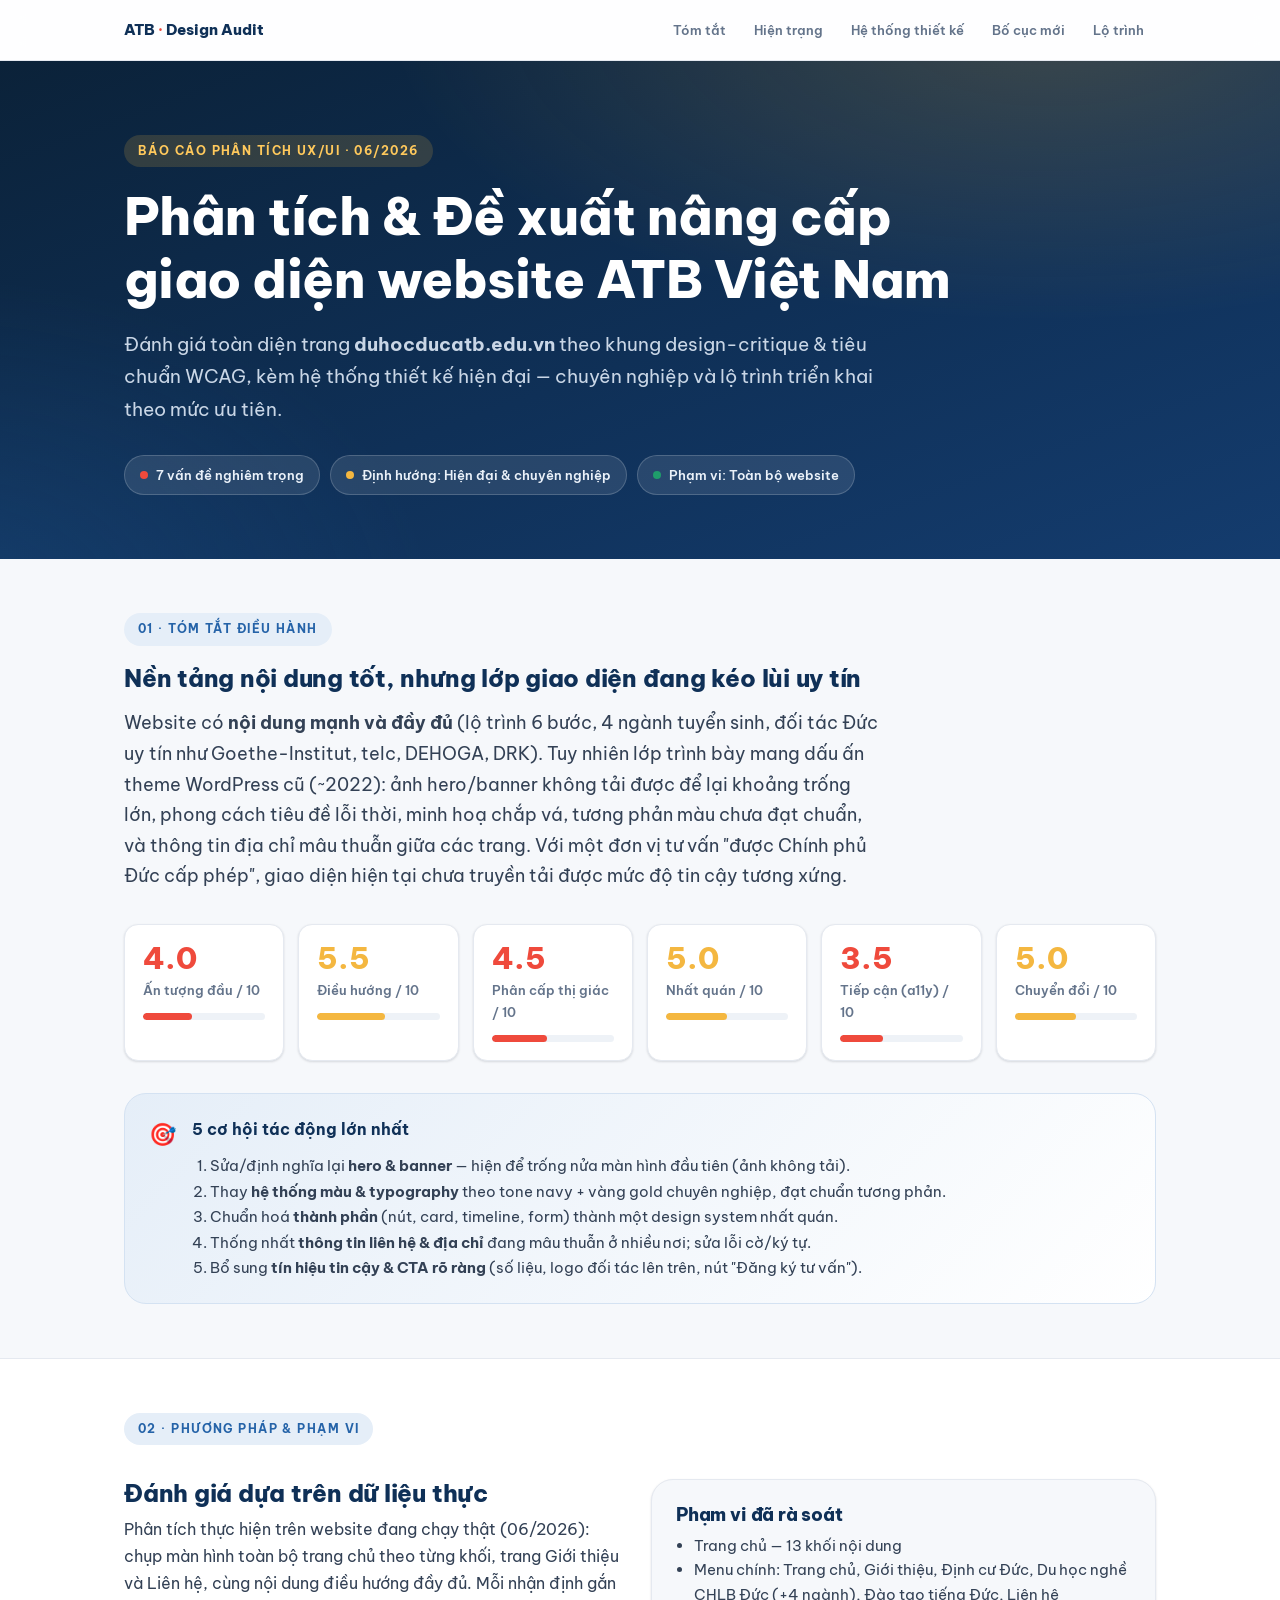
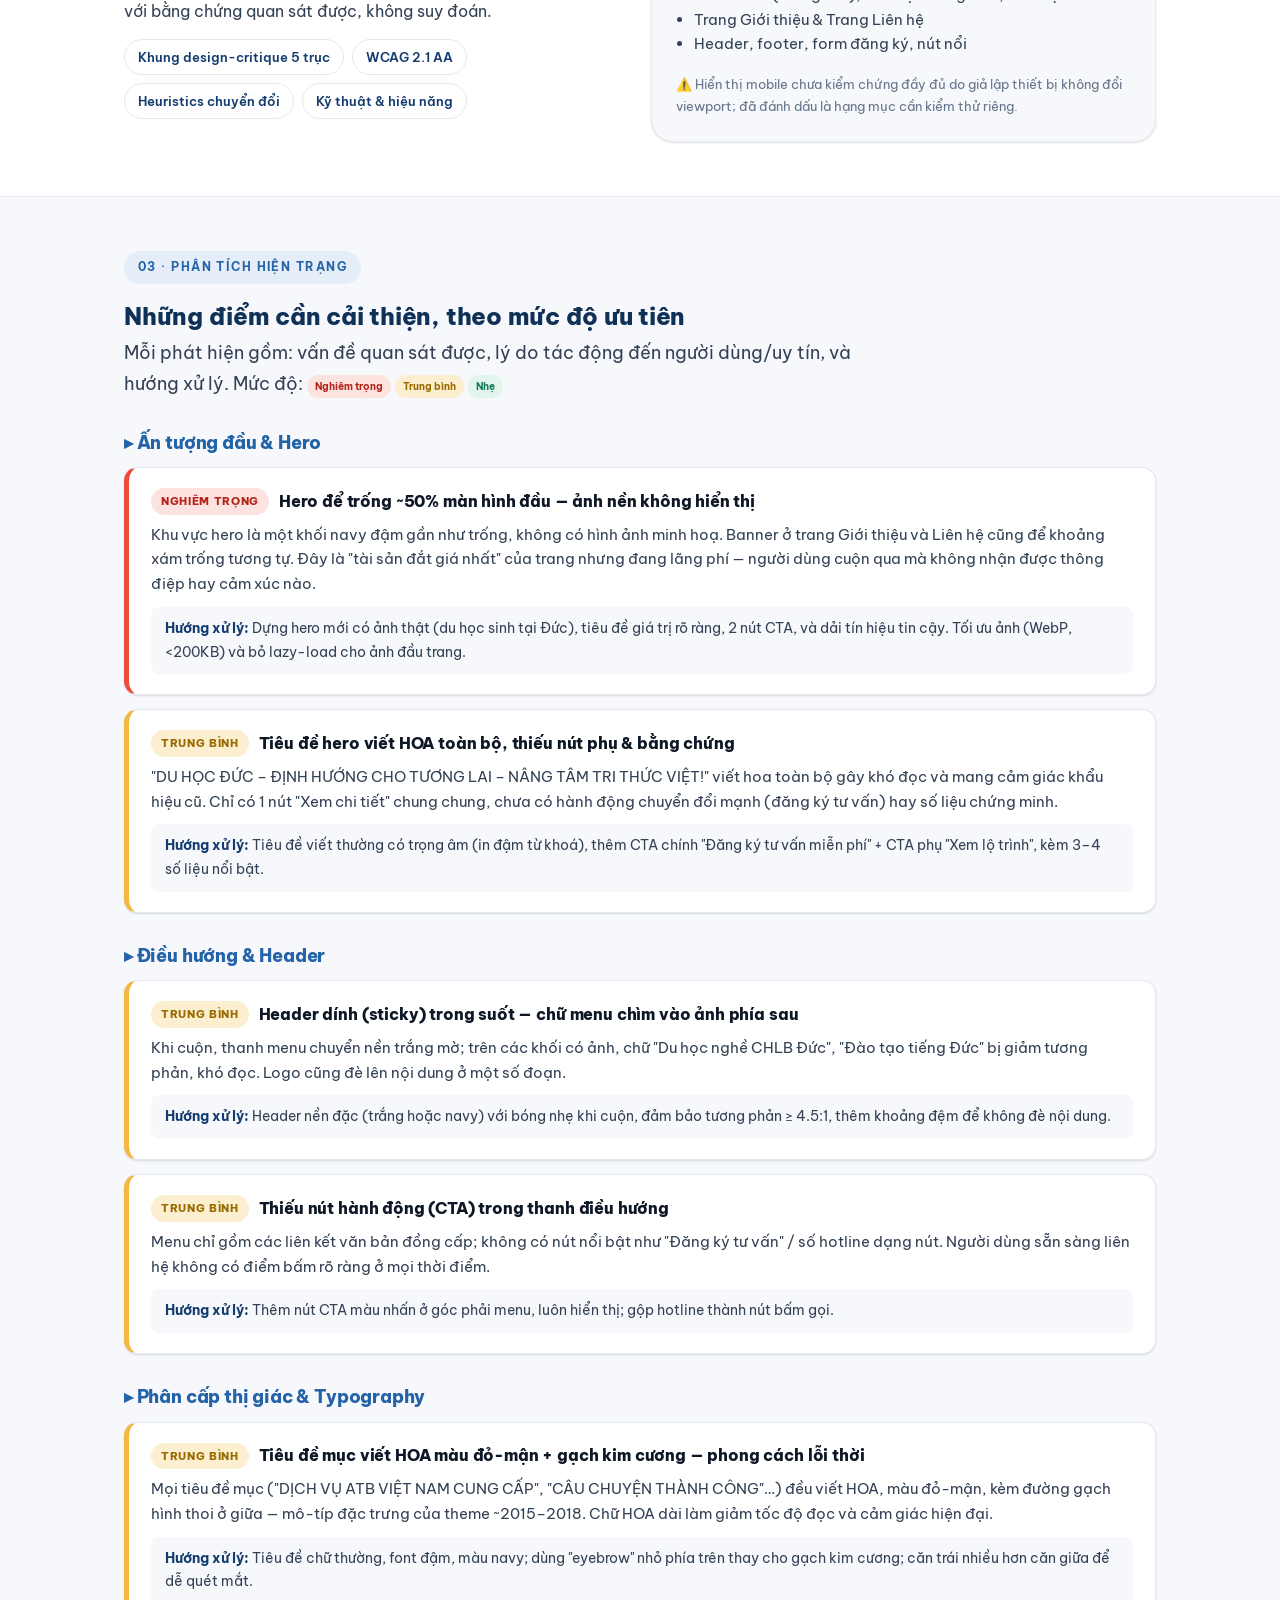
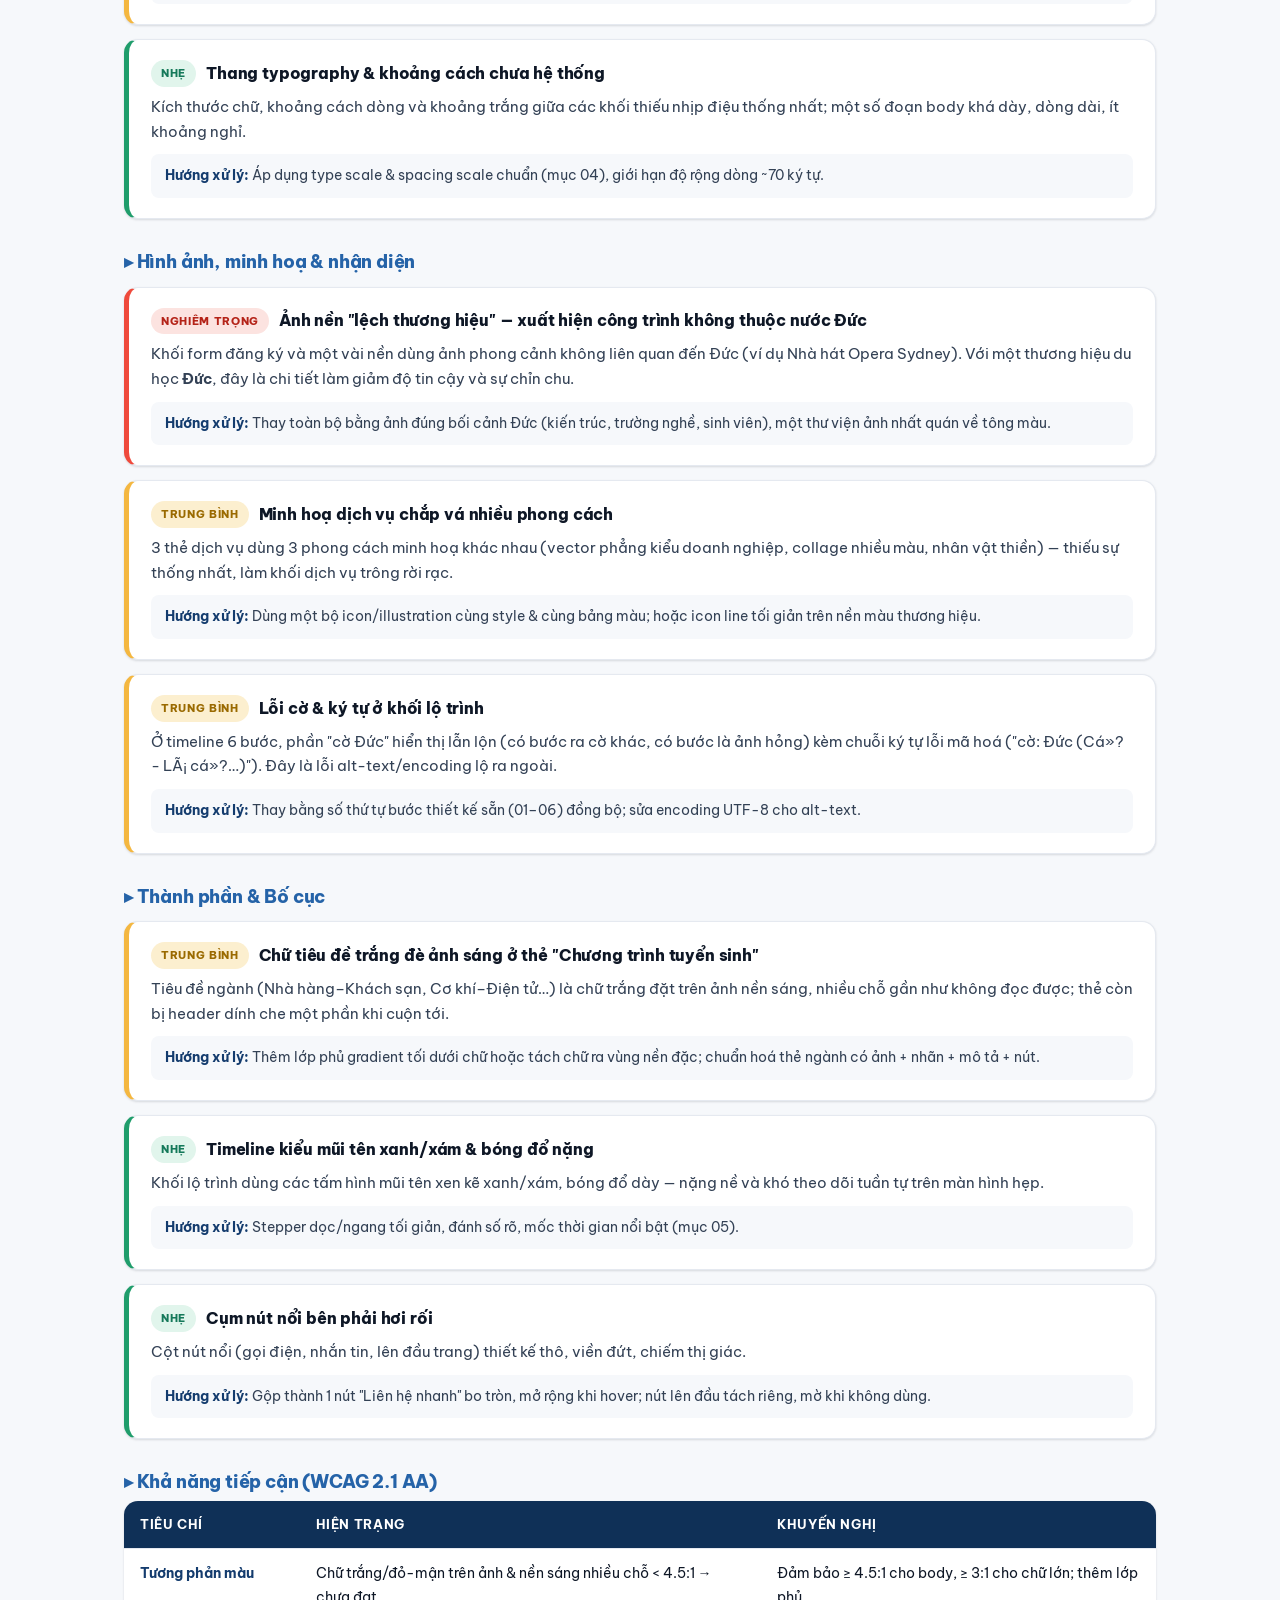
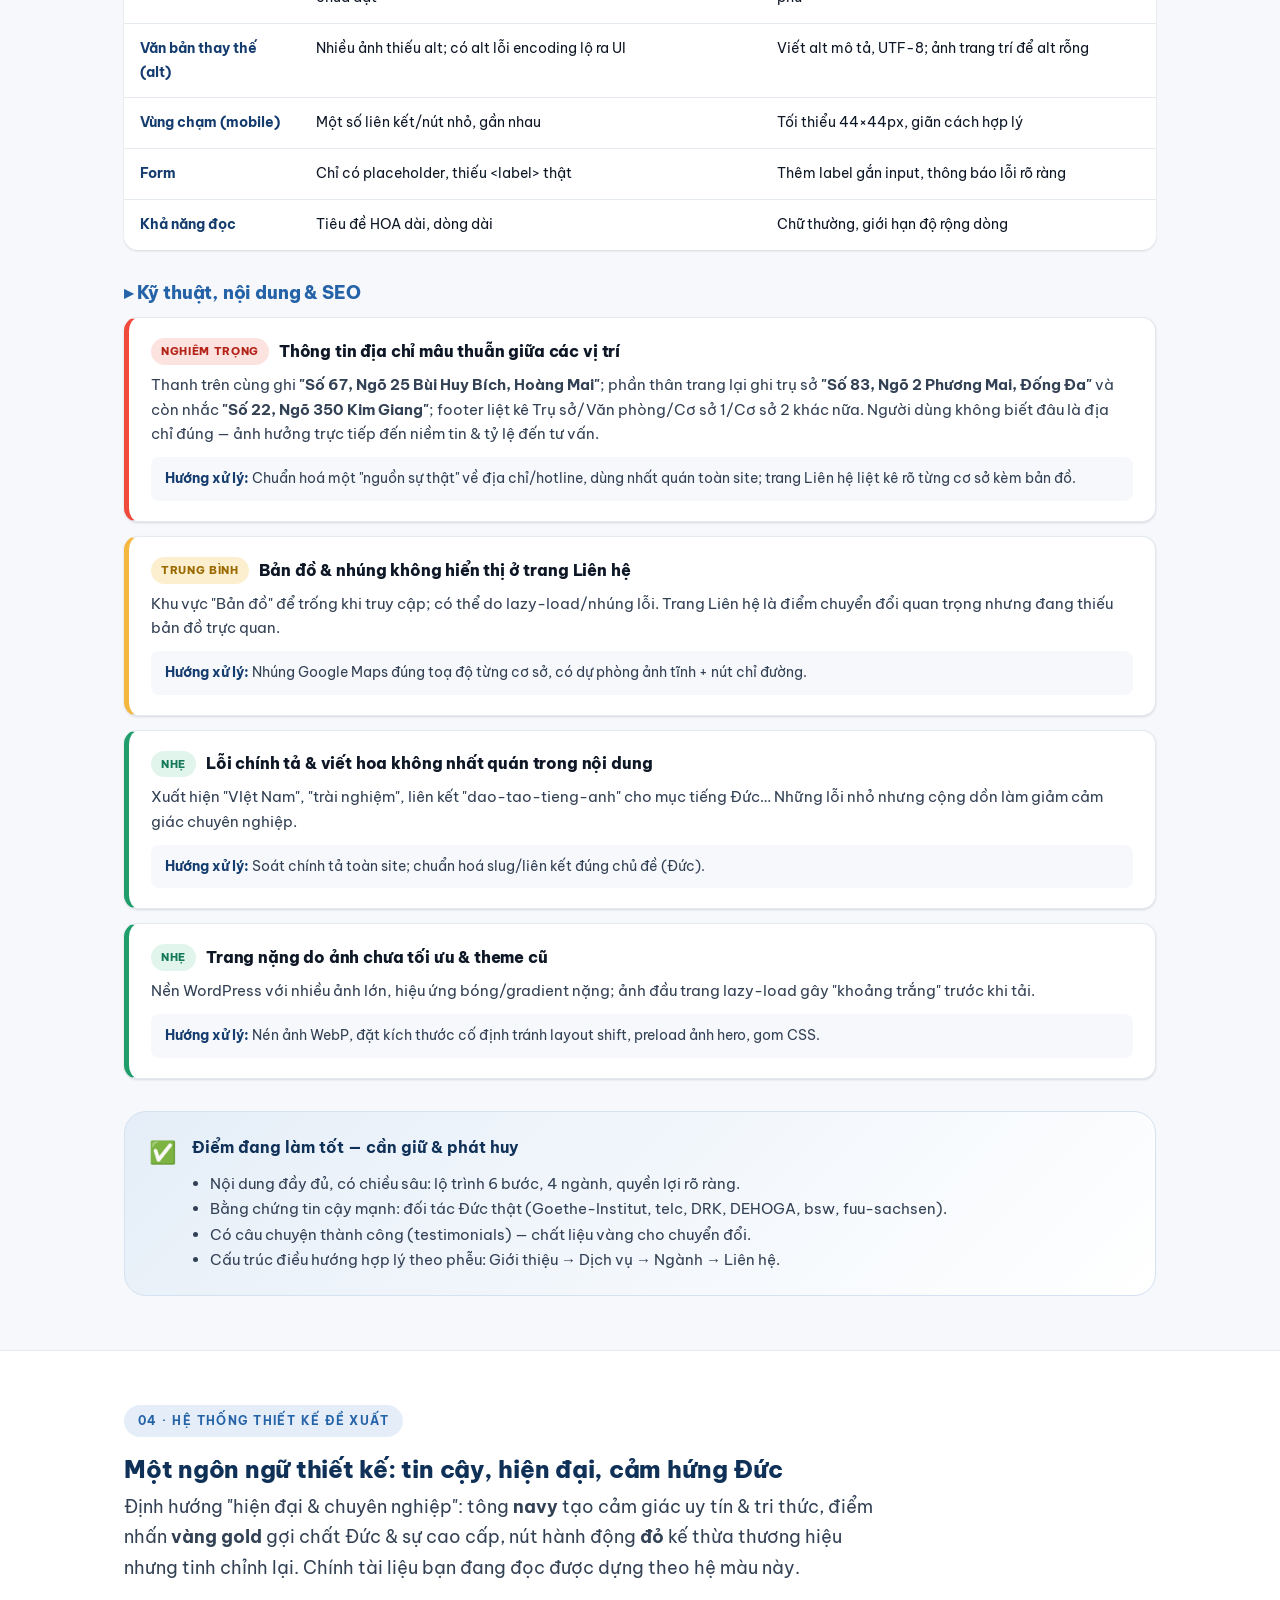
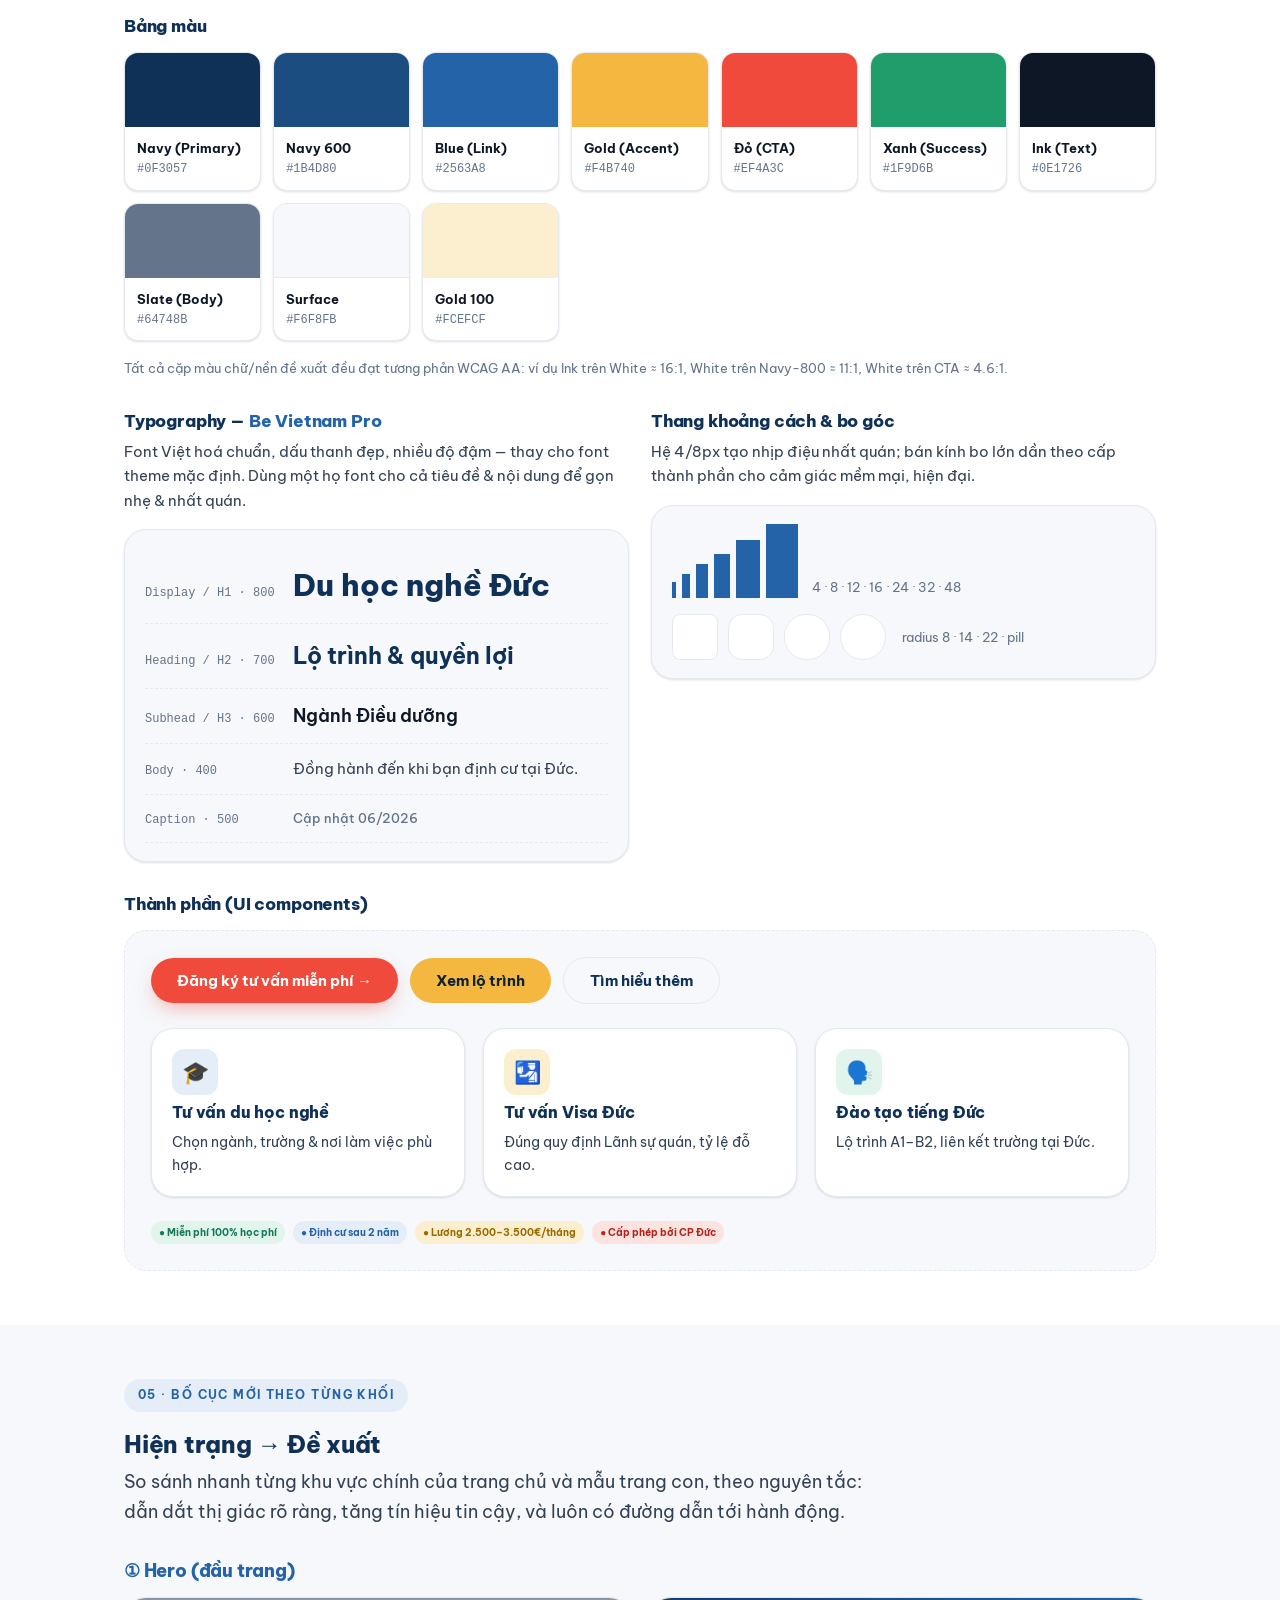
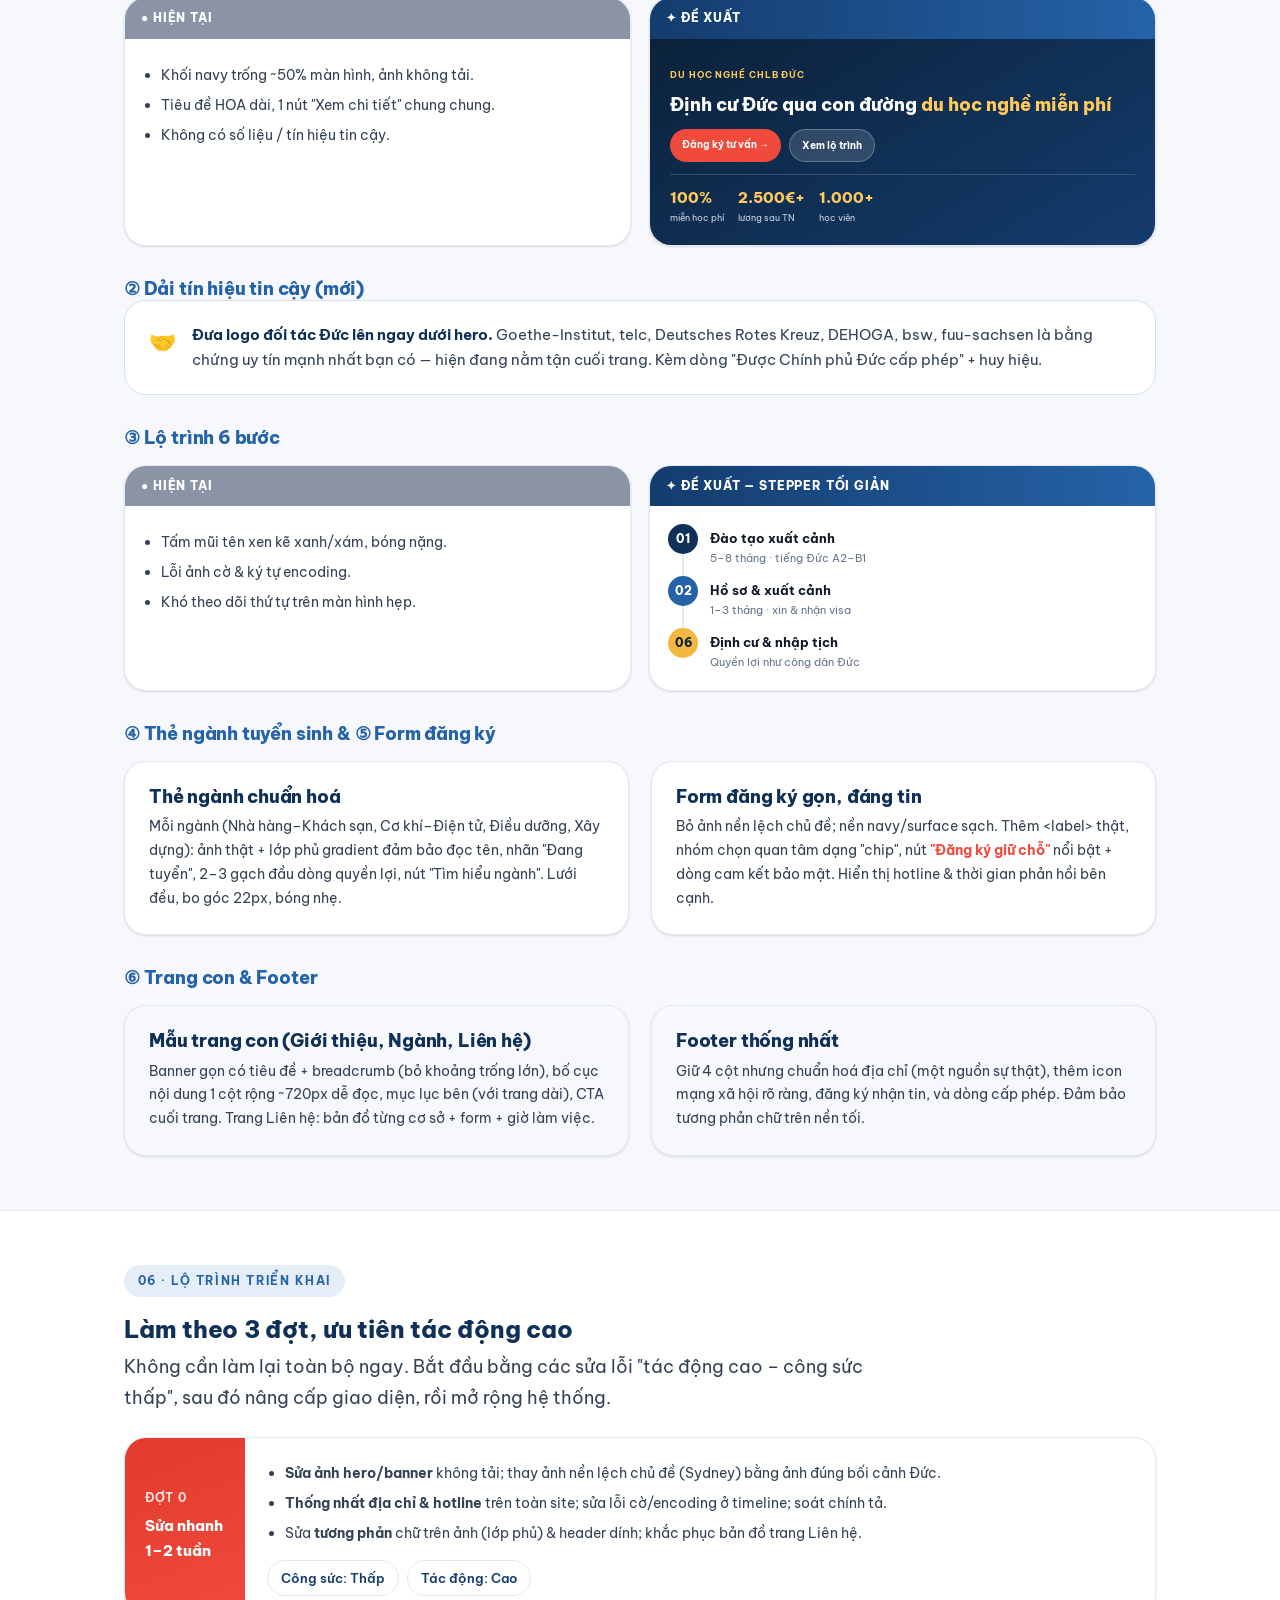
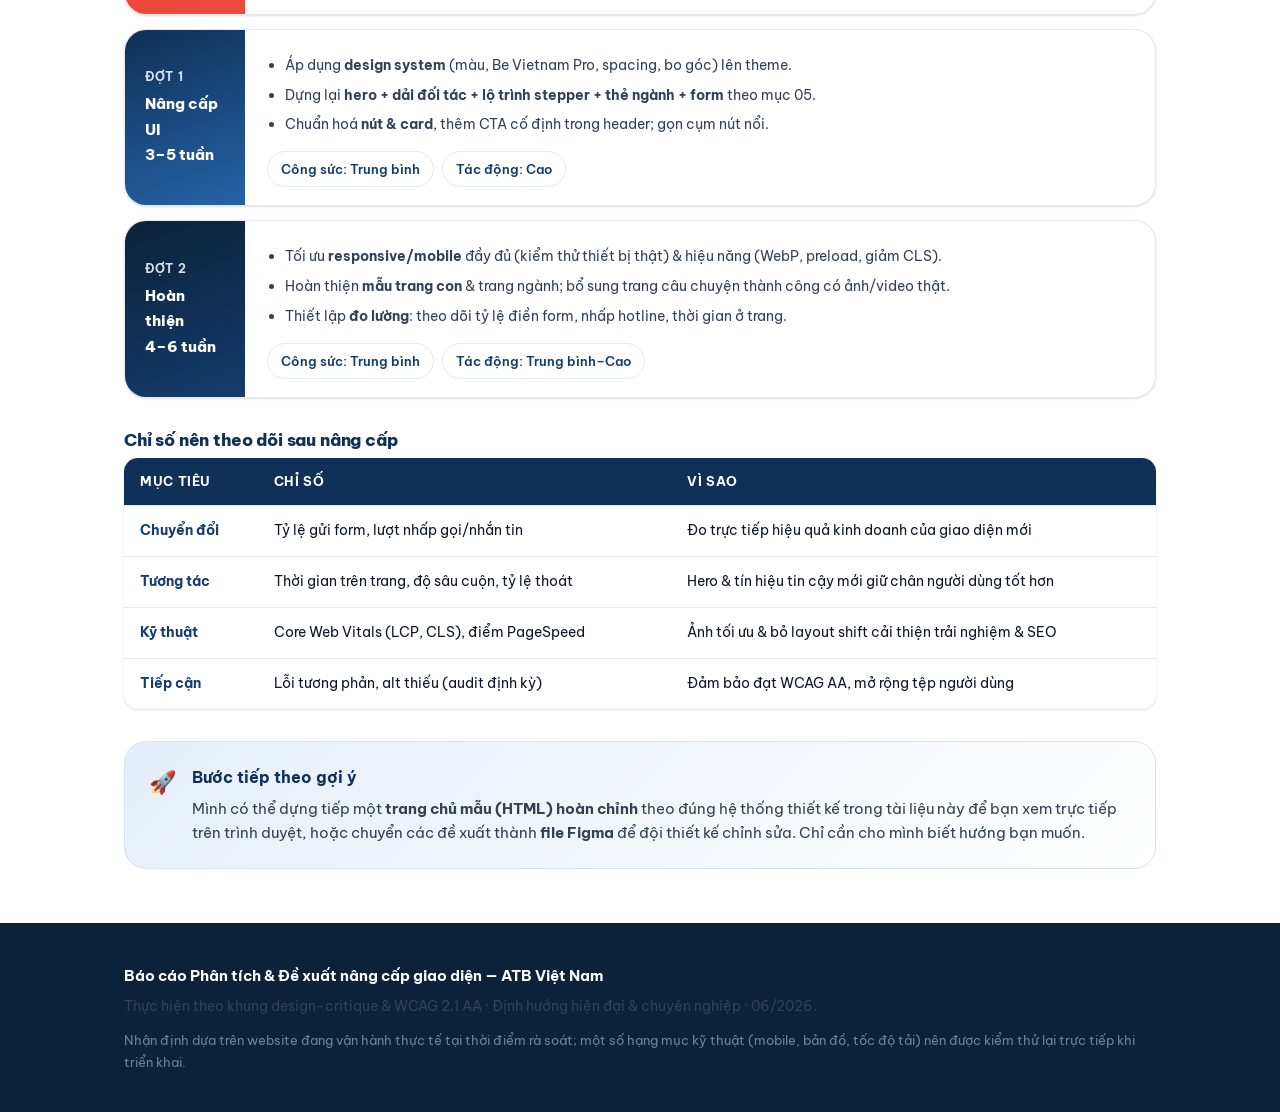
<file: ATB-Vietnam_Phan-tich-De-xuat-Nang-cap-Giao-dien.html>
<!DOCTYPE html>
<html lang="vi">
<head>
<meta charset="UTF-8">
<meta name="viewport" content="width=device-width, initial-scale=1.0">
<title>ATB Việt Nam — Phân tích & Đề xuất Nâng cấp Giao diện</title>
<style>
@import url('https://fonts.googleapis.com/css2?family=Be+Vietnam+Pro:wght@400;500;600;700;800&display=swap');

/* ============ DESIGN TOKENS (Hệ thống thiết kế đề xuất) ============ */
:root{
  /* Brand */
  --navy-900:#0B2239; --navy-800:#0F3057; --navy-700:#143C6E; --navy-600:#1B4D80;
  --blue-500:#2563A8; --blue-100:#E5EEF8;
  --gold-500:#F4B740; --gold-400:#FFC95C; --gold-100:#FCEFCF;
  --cta-600:#E23B2E; --cta-500:#EF4A3C; --cta-100:#FCE3E0;
  --green-600:#1F9D6B; --green-100:#E1F5EC;
  /* Neutrals */
  --ink:#0E1726; --slate-700:#334155; --slate-500:#64748B; --slate-400:#94A3B8;
  --line:#E5E9F0; --surface:#F6F8FB; --surface-2:#EEF2F7; --white:#fff;
  /* Effects */
  --r-sm:8px; --r-md:14px; --r-lg:22px; --r-xl:30px;
  --sh-sm:0 1px 2px rgba(16,23,38,.06),0 1px 3px rgba(16,23,38,.08);
  --sh-md:0 8px 24px -8px rgba(15,48,87,.18);
  --sh-lg:0 24px 60px -18px rgba(15,48,87,.28);
  --maxw:1080px;
}
*{box-sizing:border-box;margin:0;padding:0}
html{scroll-behavior:smooth}
body{
  font-family:'Be Vietnam Pro',-apple-system,BlinkMacSystemFont,'Segoe UI',Roboto,sans-serif;
  color:var(--ink);background:var(--surface);line-height:1.7;
  -webkit-font-smoothing:antialiased;font-size:16px;
}
h1,h2,h3,h4{line-height:1.2;font-weight:800;letter-spacing:-.01em;color:var(--navy-800)}
p{color:var(--slate-700)}
a{color:var(--blue-500)}
small{font-size:13px}

/* ============ LAYOUT ============ */
.wrap{max-width:var(--maxw);margin:0 auto;padding:0 24px}
section{padding:54px 0}
.eyebrow{display:inline-flex;align-items:center;gap:8px;font-size:12px;font-weight:700;
  text-transform:uppercase;letter-spacing:.12em;color:var(--blue-500);
  background:var(--blue-100);padding:6px 14px;border-radius:999px;margin-bottom:18px}
.lead{font-size:18px;color:var(--slate-700);max-width:760px}

/* ============ TOP NAV (report) ============ */
.topnav{position:sticky;top:0;z-index:50;background:rgba(255,255,255,.86);
  backdrop-filter:blur(12px);border-bottom:1px solid var(--line)}
.topnav .wrap{display:flex;align-items:center;gap:18px;height:60px}
.topnav .brand{font-weight:800;color:var(--navy-800);font-size:15px;white-space:nowrap}
.topnav .brand b{color:var(--cta-500)}
.topnav nav{margin-left:auto;display:flex;gap:4px;flex-wrap:wrap}
.topnav nav a{font-size:13px;font-weight:600;color:var(--slate-500);text-decoration:none;
  padding:7px 12px;border-radius:999px;transition:.18s}
.topnav nav a:hover{color:var(--navy-800);background:var(--surface-2)}

/* ============ COVER ============ */
.cover{background:
   radial-gradient(1100px 500px at 82% -8%,rgba(244,183,64,.20),transparent 60%),
   radial-gradient(900px 600px at -5% 110%,rgba(37,99,168,.28),transparent 55%),
   linear-gradient(160deg,var(--navy-900),var(--navy-800) 55%,var(--navy-700));
  color:#fff;padding:74px 0 64px;position:relative;overflow:hidden}
.cover h1{color:#fff;font-size:clamp(30px,5vw,52px);max-width:880px}
.cover .lead{color:#C9D6E6;margin-top:18px;font-size:19px}
.cover .meta{display:flex;flex-wrap:wrap;gap:10px;margin-top:30px}
.chip{display:inline-flex;align-items:center;gap:8px;background:rgba(255,255,255,.10);
  border:1px solid rgba(255,255,255,.18);color:#EaF1F9;padding:8px 15px;border-radius:999px;
  font-size:13px;font-weight:600}
.chip .dot{width:8px;height:8px;border-radius:50%}
.cover .eyebrow{background:rgba(244,183,64,.16);color:var(--gold-400)}

/* ============ SCORECARD ============ */
.scoregrid{display:grid;grid-template-columns:repeat(auto-fit,minmax(150px,1fr));gap:14px;margin-top:8px}
.scorecell{background:#fff;border:1px solid var(--line);border-radius:var(--r-md);padding:18px;
  box-shadow:var(--sh-sm)}
.scorecell .num{font-size:30px;font-weight:800;line-height:1}
.scorecell .lab{font-size:13px;color:var(--slate-500);margin-top:6px;font-weight:600}
.bar{height:7px;border-radius:999px;background:var(--surface-2);margin-top:12px;overflow:hidden}
.bar>i{display:block;height:100%;border-radius:999px}

/* ============ CARDS / GRID ============ */
.grid2{display:grid;grid-template-columns:1fr 1fr;gap:22px}
.grid3{display:grid;grid-template-columns:repeat(3,1fr);gap:18px}
.card{background:#fff;border:1px solid var(--line);border-radius:var(--r-lg);padding:24px;box-shadow:var(--sh-sm)}
.card h3{font-size:18px;margin-bottom:8px}
.card.soft{background:var(--surface)}

/* ============ FINDINGS ============ */
.finding{background:#fff;border:1px solid var(--line);border-left:5px solid var(--slate-400);
  border-radius:var(--r-md);padding:20px 22px;margin:14px 0;box-shadow:var(--sh-sm)}
.finding.crit{border-left-color:var(--cta-500)}
.finding.mod{border-left-color:var(--gold-500)}
.finding.min{border-left-color:var(--green-600)}
.finding .top{display:flex;align-items:center;gap:10px;flex-wrap:wrap;margin-bottom:8px}
.finding h4{font-size:16px;color:var(--ink)}
.sev{font-size:11px;font-weight:800;text-transform:uppercase;letter-spacing:.06em;
  padding:4px 10px;border-radius:999px;white-space:nowrap}
.sev.crit{background:var(--cta-100);color:#B42318}
.sev.mod{background:var(--gold-100);color:#9A6A00}
.sev.min{background:var(--green-100);color:#15795A}
.finding p{font-size:14.5px;margin-top:2px}
.finding .fix{margin-top:10px;font-size:14px;background:var(--surface);border-radius:var(--r-sm);
  padding:10px 14px;color:var(--slate-700)}
.finding .fix b{color:var(--navy-700)}

/* ============ TABLE ============ */
table{width:100%;border-collapse:collapse;background:#fff;border-radius:var(--r-md);
  overflow:hidden;box-shadow:var(--sh-sm);font-size:14px}
th,td{text-align:left;padding:13px 16px;border-bottom:1px solid var(--line);vertical-align:top}
th{background:var(--navy-800);color:#fff;font-size:12.5px;text-transform:uppercase;letter-spacing:.05em}
tr:last-child td{border-bottom:none}
td b{color:var(--navy-700)}

/* ============ SWATCHES ============ */
.swatches{display:grid;grid-template-columns:repeat(auto-fit,minmax(120px,1fr));gap:12px}
.sw{border-radius:var(--r-md);overflow:hidden;border:1px solid var(--line);background:#fff;box-shadow:var(--sh-sm)}
.sw .chiparea{height:74px}
.sw .info{padding:10px 12px}
.sw .info .name{font-weight:700;font-size:13px}
.sw .info .hex{font-size:12px;color:var(--slate-500);font-family:ui-monospace,monospace}

/* ============ TYPE SPEC ============ */
.typespec>div{border-bottom:1px dashed var(--line);padding:12px 0;display:flex;
  align-items:baseline;gap:18px;flex-wrap:wrap}
.typespec .tag{font-size:12px;color:var(--slate-500);font-family:ui-monospace,monospace;min-width:130px}

/* ============ COMPONENT DEMO ============ */
.demo{background:var(--surface);border:1px dashed var(--line);border-radius:var(--r-lg);padding:26px}
.btn{display:inline-flex;align-items:center;gap:9px;font-weight:700;font-size:15px;
  border-radius:999px;padding:13px 26px;text-decoration:none;cursor:pointer;border:0;transition:.18s;font-family:inherit}
.btn-primary{background:var(--cta-500);color:#fff;box-shadow:0 8px 20px -6px rgba(239,74,60,.5)}
.btn-primary:hover{background:var(--cta-600);transform:translateY(-1px)}
.btn-gold{background:var(--gold-500);color:var(--navy-900)}
.btn-ghost{background:transparent;color:var(--navy-800);border:1.5px solid var(--line)}
.btn-ghost:hover{border-color:var(--navy-700);background:#fff}

/* ============ BEFORE / AFTER ============ */
.ba{display:grid;grid-template-columns:1fr 1fr;gap:18px;align-items:stretch}
.ba .panel{border-radius:var(--r-lg);overflow:hidden;border:1px solid var(--line);box-shadow:var(--sh-sm);background:#fff;display:flex;flex-direction:column}
.ba .panel .hd{padding:10px 16px;font-size:12px;font-weight:800;text-transform:uppercase;letter-spacing:.07em;color:#fff;display:flex;align-items:center;gap:8px}
.ba .before .hd{background:#8A94A6}
.ba .after .hd{background:linear-gradient(90deg,var(--navy-700),var(--blue-500))}
.ba .body{padding:18px;flex:1}
.ba ul{margin:0;padding-left:18px}
.ba li{font-size:13.5px;color:var(--slate-700);margin:7px 0}

/* mock mini renders */
.mock{border-radius:var(--r-md);overflow:hidden;border:1px solid var(--line);font-size:11px}
.mk-row{display:flex;gap:8px;align-items:center}
.mini-badge{font-size:10px;font-weight:700;padding:3px 8px;border-radius:999px;display:inline-block}

/* ============ ROADMAP ============ */
.phase{display:grid;grid-template-columns:120px 1fr;gap:0;background:#fff;border:1px solid var(--line);
  border-radius:var(--r-lg);overflow:hidden;margin:14px 0;box-shadow:var(--sh-sm)}
.phase .pl{padding:20px;color:#fff;display:flex;flex-direction:column;justify-content:center;gap:4px}
.phase.p0 .pl{background:linear-gradient(160deg,var(--cta-600),var(--cta-500))}
.phase.p1 .pl{background:linear-gradient(160deg,var(--navy-800),var(--blue-500))}
.phase.p2 .pl{background:linear-gradient(160deg,var(--navy-900),var(--navy-700))}
.phase .pl .ph{font-size:12px;font-weight:700;opacity:.85;text-transform:uppercase;letter-spacing:.08em}
.phase .pl .pt{font-size:15px;font-weight:800}
.phase .pr{padding:18px 22px}
.phase .pr ul{margin:0;padding-left:18px}
.phase .pr li{font-size:14px;margin:6px 0;color:var(--slate-700)}

/* utilities */
.mt8{margin-top:8px}.mt16{margin-top:16px}.mt24{margin-top:24px}.mt32{margin-top:32px}
.muted{color:var(--slate-500)}
.callout{background:linear-gradient(135deg,var(--blue-100),#fff);border:1px solid #D4E2F2;
  border-radius:var(--r-lg);padding:22px 24px;display:flex;gap:16px;align-items:flex-start}
.callout .ic{font-size:22px;flex-shrink:0}
.kpi{display:flex;gap:8px;flex-wrap:wrap;margin-top:14px}
.kpi span{background:#fff;border:1px solid var(--line);border-radius:999px;padding:6px 13px;font-size:13px;font-weight:600;color:var(--navy-700)}
hr{border:0;border-top:1px solid var(--line);margin:8px 0}
footer.rep{background:var(--navy-900);color:#9FB2C7;padding:40px 0;font-size:14px}
footer.rep b{color:#fff}

@media(max-width:860px){
  .grid2,.grid3,.ba{grid-template-columns:1fr}
  .topnav nav{display:none}
  .phase{grid-template-columns:1fr}
}
</style>
</head>
<body>

<!-- ============ TOP NAV ============ -->
<div class="topnav">
  <div class="wrap">
    <div class="brand">ATB <b>·</b> Design Audit</div>
    <nav>
      <a href="#tomtat">Tóm tắt</a>
      <a href="#hientrang">Hiện trạng</a>
      <a href="#system">Hệ thống thiết kế</a>
      <a href="#layout">Bố cục mới</a>
      <a href="#lotrinh">Lộ trình</a>
    </nav>
  </div>
</div>

<!-- ============ COVER ============ -->
<header class="cover">
  <div class="wrap">
    <span class="eyebrow">Báo cáo phân tích UX/UI · 06/2026</span>
    <h1>Phân tích &amp; Đề xuất nâng cấp giao diện website ATB Việt Nam</h1>
    <p class="lead">Đánh giá toàn diện trang <b>duhocducatb.edu.vn</b> theo khung design-critique &amp; tiêu chuẩn WCAG, kèm hệ thống thiết kế hiện đại — chuyên nghiệp và lộ trình triển khai theo mức ưu tiên.</p>
    <div class="meta">
      <span class="chip"><span class="dot" style="background:var(--cta-500)"></span> 7 vấn đề nghiêm trọng</span>
      <span class="chip"><span class="dot" style="background:var(--gold-500)"></span> Định hướng: Hiện đại &amp; chuyên nghiệp</span>
      <span class="chip"><span class="dot" style="background:var(--green-600)"></span> Phạm vi: Toàn bộ website</span>
    </div>
  </div>
</header>

<!-- ============ EXECUTIVE SUMMARY ============ -->
<section id="tomtat">
  <div class="wrap">
    <span class="eyebrow">01 · Tóm tắt điều hành</span>
    <h2>Nền tảng nội dung tốt, nhưng lớp giao diện đang kéo lùi uy tín</h2>
    <p class="lead mt16">Website có <b>nội dung mạnh và đầy đủ</b> (lộ trình 6 bước, 4 ngành tuyển sinh, đối tác Đức uy tín như Goethe-Institut, telc, DEHOGA, DRK). Tuy nhiên lớp trình bày mang dấu ấn theme WordPress cũ (~2022): ảnh hero/banner không tải được để lại khoảng trống lớn, phong cách tiêu đề lỗi thời, minh hoạ chắp vá, tương phản màu chưa đạt chuẩn, và thông tin địa chỉ mâu thuẫn giữa các trang. Với một đơn vị tư vấn "được Chính phủ Đức cấp phép", giao diện hiện tại chưa truyền tải được mức độ tin cậy tương xứng.</p>

    <div class="scoregrid mt32">
      <div class="scorecell"><div class="num" style="color:var(--cta-500)">4.0</div><div class="lab">Ấn tượng đầu / 10</div><div class="bar"><i style="width:40%;background:var(--cta-500)"></i></div></div>
      <div class="scorecell"><div class="num" style="color:var(--gold-500)">5.5</div><div class="lab">Điều hướng / 10</div><div class="bar"><i style="width:55%;background:var(--gold-500)"></i></div></div>
      <div class="scorecell"><div class="num" style="color:var(--cta-500)">4.5</div><div class="lab">Phân cấp thị giác / 10</div><div class="bar"><i style="width:45%;background:var(--cta-500)"></i></div></div>
      <div class="scorecell"><div class="num" style="color:var(--gold-500)">5.0</div><div class="lab">Nhất quán / 10</div><div class="bar"><i style="width:50%;background:var(--gold-500)"></i></div></div>
      <div class="scorecell"><div class="num" style="color:var(--cta-500)">3.5</div><div class="lab">Tiếp cận (a11y) / 10</div><div class="bar"><i style="width:35%;background:var(--cta-500)"></i></div></div>
      <div class="scorecell"><div class="num" style="color:var(--gold-500)">5.0</div><div class="lab">Chuyển đổi / 10</div><div class="bar"><i style="width:50%;background:var(--gold-500)"></i></div></div>
    </div>

    <div class="callout mt32">
      <div class="ic">🎯</div>
      <div>
        <b style="color:var(--navy-800)">5 cơ hội tác động lớn nhất</b>
        <ol style="margin:10px 0 0 18px;color:var(--slate-700);font-size:15px">
          <li>Sửa/định nghĩa lại <b>hero &amp; banner</b> — hiện để trống nửa màn hình đầu tiên (ảnh không tải).</li>
          <li>Thay <b>hệ thống màu &amp; typography</b> theo tone navy + vàng gold chuyên nghiệp, đạt chuẩn tương phản.</li>
          <li>Chuẩn hoá <b>thành phần</b> (nút, card, timeline, form) thành một design system nhất quán.</li>
          <li>Thống nhất <b>thông tin liên hệ &amp; địa chỉ</b> đang mâu thuẫn ở nhiều nơi; sửa lỗi cờ/ký tự.</li>
          <li>Bổ sung <b>tín hiệu tin cậy &amp; CTA rõ ràng</b> (số liệu, logo đối tác lên trên, nút "Đăng ký tư vấn").</li>
        </ol>
      </div>
    </div>
  </div>
</section>

<!-- ============ METHOD ============ -->
<section style="background:#fff;border-top:1px solid var(--line);border-bottom:1px solid var(--line)">
  <div class="wrap">
    <span class="eyebrow">02 · Phương pháp &amp; phạm vi</span>
    <div class="grid2 mt16">
      <div>
        <h2 style="font-size:24px">Đánh giá dựa trên dữ liệu thực</h2>
        <p class="mt8">Phân tích thực hiện trên website đang chạy thật (06/2026): chụp màn hình toàn bộ trang chủ theo từng khối, trang Giới thiệu và Liên hệ, cùng nội dung điều hướng đầy đủ. Mỗi nhận định gắn với bằng chứng quan sát được, không suy đoán.</p>
        <div class="kpi">
          <span>Khung design-critique 5 trục</span>
          <span>WCAG 2.1 AA</span>
          <span>Heuristics chuyển đổi</span>
          <span>Kỹ thuật &amp; hiệu năng</span>
        </div>
      </div>
      <div class="card soft">
        <h3>Phạm vi đã rà soát</h3>
        <ul style="margin:6px 0 0 18px;font-size:14.5px;color:var(--slate-700)">
          <li>Trang chủ — 13 khối nội dung</li>
          <li>Menu chính: Trang chủ, Giới thiệu, Định cư Đức, Du học nghề CHLB Đức (+4 ngành), Đào tạo tiếng Đức, Liên hệ</li>
          <li>Trang Giới thiệu &amp; Trang Liên hệ</li>
          <li>Header, footer, form đăng ký, nút nổi</li>
        </ul>
        <p class="muted mt16" style="font-size:13px">⚠️ Hiển thị mobile chưa kiểm chứng đầy đủ do giả lập thiết bị không đổi viewport; đã đánh dấu là hạng mục cần kiểm thử riêng.</p>
      </div>
    </div>
  </div>
</section>

<!-- ============ CURRENT STATE ============ -->
<section id="hientrang">
  <div class="wrap">
    <span class="eyebrow">03 · Phân tích hiện trạng</span>
    <h2>Những điểm cần cải thiện, theo mức độ ưu tiên</h2>
    <p class="lead mt8">Mỗi phát hiện gồm: vấn đề quan sát được, lý do tác động đến người dùng/uy tín, và hướng xử lý. Mức độ: <span class="mini-badge" style="background:var(--cta-100);color:#B42318">Nghiêm trọng</span> <span class="mini-badge" style="background:var(--gold-100);color:#9A6A00">Trung bình</span> <span class="mini-badge" style="background:var(--green-100);color:#15795A">Nhẹ</span></p>

    <h3 class="mt32" style="font-size:18px;color:var(--blue-500)">▸ Ấn tượng đầu &amp; Hero</h3>
    <div class="finding crit">
      <div class="top"><span class="sev crit">Nghiêm trọng</span><h4>Hero để trống ~50% màn hình đầu — ảnh nền không hiển thị</h4></div>
      <p>Khu vực hero là một khối navy đậm gần như trống, không có hình ảnh minh hoạ. Banner ở trang Giới thiệu và Liên hệ cũng để khoảng xám trống tương tự. Đây là "tài sản đắt giá nhất" của trang nhưng đang lãng phí — người dùng cuộn qua mà không nhận được thông điệp hay cảm xúc nào.</p>
      <div class="fix"><b>Hướng xử lý:</b> Dựng hero mới có ảnh thật (du học sinh tại Đức), tiêu đề giá trị rõ ràng, 2 nút CTA, và dải tín hiệu tin cậy. Tối ưu ảnh (WebP, &lt;200KB) và bỏ lazy-load cho ảnh đầu trang.</div>
    </div>
    <div class="finding mod">
      <div class="top"><span class="sev mod">Trung bình</span><h4>Tiêu đề hero viết HOA toàn bộ, thiếu nút phụ &amp; bằng chứng</h4></div>
      <p>"DU HỌC ĐỨC – ĐỊNH HƯỚNG CHO TƯƠNG LAI – NÂNG TÂM TRI THỨC VIỆT!" viết hoa toàn bộ gây khó đọc và mang cảm giác khẩu hiệu cũ. Chỉ có 1 nút "Xem chi tiết" chung chung, chưa có hành động chuyển đổi mạnh (đăng ký tư vấn) hay số liệu chứng minh.</p>
      <div class="fix"><b>Hướng xử lý:</b> Tiêu đề viết thường có trọng âm (in đậm từ khoá), thêm CTA chính "Đăng ký tư vấn miễn phí" + CTA phụ "Xem lộ trình", kèm 3–4 số liệu nổi bật.</div>
    </div>

    <h3 class="mt32" style="font-size:18px;color:var(--blue-500)">▸ Điều hướng &amp; Header</h3>
    <div class="finding mod">
      <div class="top"><span class="sev mod">Trung bình</span><h4>Header dính (sticky) trong suốt — chữ menu chìm vào ảnh phía sau</h4></div>
      <p>Khi cuộn, thanh menu chuyển nền trắng mờ; trên các khối có ảnh, chữ "Du học nghề CHLB Đức", "Đào tạo tiếng Đức" bị giảm tương phản, khó đọc. Logo cũng đè lên nội dung ở một số đoạn.</p>
      <div class="fix"><b>Hướng xử lý:</b> Header nền đặc (trắng hoặc navy) với bóng nhẹ khi cuộn, đảm bảo tương phản ≥ 4.5:1, thêm khoảng đệm để không đè nội dung.</div>
    </div>
    <div class="finding mod">
      <div class="top"><span class="sev mod">Trung bình</span><h4>Thiếu nút hành động (CTA) trong thanh điều hướng</h4></div>
      <p>Menu chỉ gồm các liên kết văn bản đồng cấp; không có nút nổi bật như "Đăng ký tư vấn" / số hotline dạng nút. Người dùng sẵn sàng liên hệ không có điểm bấm rõ ràng ở mọi thời điểm.</p>
      <div class="fix"><b>Hướng xử lý:</b> Thêm nút CTA màu nhấn ở góc phải menu, luôn hiển thị; gộp hotline thành nút bấm gọi.</div>
    </div>

    <h3 class="mt32" style="font-size:18px;color:var(--blue-500)">▸ Phân cấp thị giác &amp; Typography</h3>
    <div class="finding mod">
      <div class="top"><span class="sev mod">Trung bình</span><h4>Tiêu đề mục viết HOA màu đỏ-mận + gạch kim cương — phong cách lỗi thời</h4></div>
      <p>Mọi tiêu đề mục ("DỊCH VỤ ATB VIỆT NAM CUNG CẤP", "CÂU CHUYỆN THÀNH CÔNG"…) đều viết HOA, màu đỏ-mận, kèm đường gạch hình thoi ở giữa — mô-típ đặc trưng của theme ~2015–2018. Chữ HOA dài làm giảm tốc độ đọc và cảm giác hiện đại.</p>
      <div class="fix"><b>Hướng xử lý:</b> Tiêu đề chữ thường, font đậm, màu navy; dùng "eyebrow" nhỏ phía trên thay cho gạch kim cương; căn trái nhiều hơn căn giữa để dễ quét mắt.</div>
    </div>
    <div class="finding min">
      <div class="top"><span class="sev min">Nhẹ</span><h4>Thang typography &amp; khoảng cách chưa hệ thống</h4></div>
      <p>Kích thước chữ, khoảng cách dòng và khoảng trắng giữa các khối thiếu nhịp điệu thống nhất; một số đoạn body khá dày, dòng dài, ít khoảng nghỉ.</p>
      <div class="fix"><b>Hướng xử lý:</b> Áp dụng type scale &amp; spacing scale chuẩn (mục 04), giới hạn độ rộng dòng ~70 ký tự.</div>
    </div>

    <h3 class="mt32" style="font-size:18px;color:var(--blue-500)">▸ Hình ảnh, minh hoạ &amp; nhận diện</h3>
    <div class="finding crit">
      <div class="top"><span class="sev crit">Nghiêm trọng</span><h4>Ảnh nền "lệch thương hiệu" — xuất hiện công trình không thuộc nước Đức</h4></div>
      <p>Khối form đăng ký và một vài nền dùng ảnh phong cảnh không liên quan đến Đức (ví dụ Nhà hát Opera Sydney). Với một thương hiệu du học <b>Đức</b>, đây là chi tiết làm giảm độ tin cậy và sự chỉn chu.</p>
      <div class="fix"><b>Hướng xử lý:</b> Thay toàn bộ bằng ảnh đúng bối cảnh Đức (kiến trúc, trường nghề, sinh viên), một thư viện ảnh nhất quán về tông màu.</div>
    </div>
    <div class="finding mod">
      <div class="top"><span class="sev mod">Trung bình</span><h4>Minh hoạ dịch vụ chắp vá nhiều phong cách</h4></div>
      <p>3 thẻ dịch vụ dùng 3 phong cách minh hoạ khác nhau (vector phẳng kiểu doanh nghiệp, collage nhiều màu, nhân vật thiền) — thiếu sự thống nhất, làm khối dịch vụ trông rời rạc.</p>
      <div class="fix"><b>Hướng xử lý:</b> Dùng một bộ icon/illustration cùng style &amp; cùng bảng màu; hoặc icon line tối giản trên nền màu thương hiệu.</div>
    </div>
    <div class="finding mod">
      <div class="top"><span class="sev mod">Trung bình</span><h4>Lỗi cờ &amp; ký tự ở khối lộ trình</h4></div>
      <p>Ở timeline 6 bước, phần "cờ Đức" hiển thị lẫn lộn (có bước ra cờ khác, có bước là ảnh hỏng) kèm chuỗi ký tự lỗi mã hoá ("cờ: Đức (Cá»? - LÃ¡ cá»?…)"). Đây là lỗi alt-text/encoding lộ ra ngoài.</p>
      <div class="fix"><b>Hướng xử lý:</b> Thay bằng số thứ tự bước thiết kế sẵn (01–06) đồng bộ; sửa encoding UTF-8 cho alt-text.</div>
    </div>

    <h3 class="mt32" style="font-size:18px;color:var(--blue-500)">▸ Thành phần &amp; Bố cục</h3>
    <div class="finding mod">
      <div class="top"><span class="sev mod">Trung bình</span><h4>Chữ tiêu đề trắng đè ảnh sáng ở thẻ "Chương trình tuyển sinh"</h4></div>
      <p>Tiêu đề ngành (Nhà hàng–Khách sạn, Cơ khí–Điện tử…) là chữ trắng đặt trên ảnh nền sáng, nhiều chỗ gần như không đọc được; thẻ còn bị header dính che một phần khi cuộn tới.</p>
      <div class="fix"><b>Hướng xử lý:</b> Thêm lớp phủ gradient tối dưới chữ hoặc tách chữ ra vùng nền đặc; chuẩn hoá thẻ ngành có ảnh + nhãn + mô tả + nút.</div>
    </div>
    <div class="finding min">
      <div class="top"><span class="sev min">Nhẹ</span><h4>Timeline kiểu mũi tên xanh/xám &amp; bóng đổ nặng</h4></div>
      <p>Khối lộ trình dùng các tấm hình mũi tên xen kẽ xanh/xám, bóng đổ dày — nặng nề và khó theo dõi tuần tự trên màn hình hẹp.</p>
      <div class="fix"><b>Hướng xử lý:</b> Stepper dọc/ngang tối giản, đánh số rõ, mốc thời gian nổi bật (mục 05).</div>
    </div>
    <div class="finding min">
      <div class="top"><span class="sev min">Nhẹ</span><h4>Cụm nút nổi bên phải hơi rối</h4></div>
      <p>Cột nút nổi (gọi điện, nhắn tin, lên đầu trang) thiết kế thô, viền đứt, chiếm thị giác.</p>
      <div class="fix"><b>Hướng xử lý:</b> Gộp thành 1 nút "Liên hệ nhanh" bo tròn, mở rộng khi hover; nút lên đầu tách riêng, mờ khi không dùng.</div>
    </div>

    <h3 class="mt32" style="font-size:18px;color:var(--blue-500)">▸ Khả năng tiếp cận (WCAG 2.1 AA)</h3>
    <table class="mt8">
      <tr><th>Tiêu chí</th><th>Hiện trạng</th><th>Khuyến nghị</th></tr>
      <tr><td><b>Tương phản màu</b></td><td>Chữ trắng/đỏ-mận trên ảnh &amp; nền sáng nhiều chỗ &lt; 4.5:1 → chưa đạt</td><td>Đảm bảo ≥ 4.5:1 cho body, ≥ 3:1 cho chữ lớn; thêm lớp phủ</td></tr>
      <tr><td><b>Văn bản thay thế (alt)</b></td><td>Nhiều ảnh thiếu alt; có alt lỗi encoding lộ ra UI</td><td>Viết alt mô tả, UTF-8; ảnh trang trí để alt rỗng</td></tr>
      <tr><td><b>Vùng chạm (mobile)</b></td><td>Một số liên kết/nút nhỏ, gần nhau</td><td>Tối thiểu 44×44px, giãn cách hợp lý</td></tr>
      <tr><td><b>Form</b></td><td>Chỉ có placeholder, thiếu &lt;label&gt; thật</td><td>Thêm label gắn input, thông báo lỗi rõ ràng</td></tr>
      <tr><td><b>Khả năng đọc</b></td><td>Tiêu đề HOA dài, dòng dài</td><td>Chữ thường, giới hạn độ rộng dòng</td></tr>
    </table>

    <h3 class="mt32" style="font-size:18px;color:var(--blue-500)">▸ Kỹ thuật, nội dung &amp; SEO</h3>
    <div class="finding crit">
      <div class="top"><span class="sev crit">Nghiêm trọng</span><h4>Thông tin địa chỉ mâu thuẫn giữa các vị trí</h4></div>
      <p>Thanh trên cùng ghi <b>"Số 67, Ngõ 25 Bùi Huy Bích, Hoàng Mai"</b>; phần thân trang lại ghi trụ sở <b>"Số 83, Ngõ 2 Phương Mai, Đống Đa"</b> và còn nhắc <b>"Số 22, Ngõ 350 Kim Giang"</b>; footer liệt kê Trụ sở/Văn phòng/Cơ sở 1/Cơ sở 2 khác nữa. Người dùng không biết đâu là địa chỉ đúng — ảnh hưởng trực tiếp đến niềm tin &amp; tỷ lệ đến tư vấn.</p>
      <div class="fix"><b>Hướng xử lý:</b> Chuẩn hoá một "nguồn sự thật" về địa chỉ/hotline, dùng nhất quán toàn site; trang Liên hệ liệt kê rõ từng cơ sở kèm bản đồ.</div>
    </div>
    <div class="finding mod">
      <div class="top"><span class="sev mod">Trung bình</span><h4>Bản đồ &amp; nhúng không hiển thị ở trang Liên hệ</h4></div>
      <p>Khu vực "Bản đồ" để trống khi truy cập; có thể do lazy-load/nhúng lỗi. Trang Liên hệ là điểm chuyển đổi quan trọng nhưng đang thiếu bản đồ trực quan.</p>
      <div class="fix"><b>Hướng xử lý:</b> Nhúng Google Maps đúng toạ độ từng cơ sở, có dự phòng ảnh tĩnh + nút chỉ đường.</div>
    </div>
    <div class="finding min">
      <div class="top"><span class="sev min">Nhẹ</span><h4>Lỗi chính tả &amp; viết hoa không nhất quán trong nội dung</h4></div>
      <p>Xuất hiện "VIệt Nam", "trài nghiệm", liên kết "dao-tao-tieng-anh" cho mục tiếng Đức… Những lỗi nhỏ nhưng cộng dồn làm giảm cảm giác chuyên nghiệp.</p>
      <div class="fix"><b>Hướng xử lý:</b> Soát chính tả toàn site; chuẩn hoá slug/liên kết đúng chủ đề (Đức).</div>
    </div>
    <div class="finding min">
      <div class="top"><span class="sev min">Nhẹ</span><h4>Trang nặng do ảnh chưa tối ưu &amp; theme cũ</h4></div>
      <p>Nền WordPress với nhiều ảnh lớn, hiệu ứng bóng/gradient nặng; ảnh đầu trang lazy-load gây "khoảng trắng" trước khi tải.</p>
      <div class="fix"><b>Hướng xử lý:</b> Nén ảnh WebP, đặt kích thước cố định tránh layout shift, preload ảnh hero, gom CSS.</div>
    </div>

    <div class="callout mt32">
      <div class="ic">✅</div>
      <div>
        <b style="color:var(--navy-800)">Điểm đang làm tốt — cần giữ &amp; phát huy</b>
        <ul style="margin:10px 0 0 18px;color:var(--slate-700);font-size:15px">
          <li>Nội dung đầy đủ, có chiều sâu: lộ trình 6 bước, 4 ngành, quyền lợi rõ ràng.</li>
          <li>Bằng chứng tin cậy mạnh: đối tác Đức thật (Goethe-Institut, telc, DRK, DEHOGA, bsw, fuu-sachsen).</li>
          <li>Có câu chuyện thành công (testimonials) — chất liệu vàng cho chuyển đổi.</li>
          <li>Cấu trúc điều hướng hợp lý theo phễu: Giới thiệu → Dịch vụ → Ngành → Liên hệ.</li>
        </ul>
      </div>
    </div>
  </div>
</section>

<!-- ============ DESIGN SYSTEM ============ -->
<section id="system" style="background:#fff;border-top:1px solid var(--line)">
  <div class="wrap">
    <span class="eyebrow">04 · Hệ thống thiết kế đề xuất</span>
    <h2>Một ngôn ngữ thiết kế: tin cậy, hiện đại, cảm hứng Đức</h2>
    <p class="lead mt8">Định hướng "hiện đại &amp; chuyên nghiệp": tông <b>navy</b> tạo cảm giác uy tín &amp; tri thức, điểm nhấn <b>vàng gold</b> gợi chất Đức &amp; sự cao cấp, nút hành động <b>đỏ</b> kế thừa thương hiệu nhưng tinh chỉnh lại. Chính tài liệu bạn đang đọc được dựng theo hệ màu này.</p>

    <h3 class="mt32" style="font-size:17px">Bảng màu</h3>
    <div class="swatches mt16">
      <div class="sw"><div class="chiparea" style="background:var(--navy-800)"></div><div class="info"><div class="name">Navy (Primary)</div><div class="hex">#0F3057</div></div></div>
      <div class="sw"><div class="chiparea" style="background:var(--navy-600)"></div><div class="info"><div class="name">Navy 600</div><div class="hex">#1B4D80</div></div></div>
      <div class="sw"><div class="chiparea" style="background:var(--blue-500)"></div><div class="info"><div class="name">Blue (Link)</div><div class="hex">#2563A8</div></div></div>
      <div class="sw"><div class="chiparea" style="background:var(--gold-500)"></div><div class="info"><div class="name">Gold (Accent)</div><div class="hex">#F4B740</div></div></div>
      <div class="sw"><div class="chiparea" style="background:var(--cta-500)"></div><div class="info"><div class="name">Đỏ (CTA)</div><div class="hex">#EF4A3C</div></div></div>
      <div class="sw"><div class="chiparea" style="background:var(--green-600)"></div><div class="info"><div class="name">Xanh (Success)</div><div class="hex">#1F9D6B</div></div></div>
      <div class="sw"><div class="chiparea" style="background:var(--ink)"></div><div class="info"><div class="name">Ink (Text)</div><div class="hex">#0E1726</div></div></div>
      <div class="sw"><div class="chiparea" style="background:var(--slate-500)"></div><div class="info"><div class="name">Slate (Body)</div><div class="hex">#64748B</div></div></div>
      <div class="sw"><div class="chiparea" style="background:var(--surface);border-bottom:1px solid var(--line)"></div><div class="info"><div class="name">Surface</div><div class="hex">#F6F8FB</div></div></div>
      <div class="sw"><div class="chiparea" style="background:var(--gold-100)"></div><div class="info"><div class="name">Gold 100</div><div class="hex">#FCEFCF</div></div></div>
    </div>
    <p class="muted mt16" style="font-size:13px">Tất cả cặp màu chữ/nền đề xuất đều đạt tương phản WCAG AA: ví dụ Ink trên White ≈ 16:1, White trên Navy-800 ≈ 11:1, White trên CTA ≈ 4.6:1.</p>

    <div class="grid2 mt32">
      <div>
        <h3 style="font-size:17px">Typography — <span style="color:var(--blue-500)">Be Vietnam Pro</span></h3>
        <p class="mt8" style="font-size:14.5px">Font Việt hoá chuẩn, dấu thanh đẹp, nhiều độ đậm — thay cho font theme mặc định. Dùng một họ font cho cả tiêu đề &amp; nội dung để gọn nhẹ &amp; nhất quán.</p>
        <div class="typespec mt16 card soft" style="padding:18px 20px">
          <div><span class="tag">Display / H1 · 800</span><span style="font-size:30px;font-weight:800;color:var(--navy-800)">Du học nghề Đức</span></div>
          <div><span class="tag">Heading / H2 · 700</span><span style="font-size:23px;font-weight:700;color:var(--navy-800)">Lộ trình &amp; quyền lợi</span></div>
          <div><span class="tag">Subhead / H3 · 600</span><span style="font-size:18px;font-weight:600;color:var(--ink)">Ngành Điều dưỡng</span></div>
          <div><span class="tag">Body · 400</span><span style="font-size:15px;color:var(--slate-700)">Đồng hành đến khi bạn định cư tại Đức.</span></div>
          <div><span class="tag">Caption · 500</span><span style="font-size:13px;font-weight:500;color:var(--slate-500)">Cập nhật 06/2026</span></div>
        </div>
      </div>
      <div>
        <h3 style="font-size:17px">Thang khoảng cách &amp; bo góc</h3>
        <p class="mt8" style="font-size:14.5px">Hệ 4/8px tạo nhịp điệu nhất quán; bán kính bo lớn dần theo cấp thành phần cho cảm giác mềm mại, hiện đại.</p>
        <div class="card soft mt16" style="padding:18px 20px">
          <div class="mk-row" style="gap:6px;align-items:flex-end;margin-bottom:16px">
            <div style="width:4px;height:16px;background:var(--blue-500)" title="4"></div>
            <div style="width:8px;height:24px;background:var(--blue-500)" title="8"></div>
            <div style="width:12px;height:34px;background:var(--blue-500)" title="12"></div>
            <div style="width:16px;height:44px;background:var(--blue-500)" title="16"></div>
            <div style="width:24px;height:58px;background:var(--blue-500)" title="24"></div>
            <div style="width:32px;height:74px;background:var(--blue-500)" title="32"></div>
            <small class="muted" style="margin-left:8px">4 · 8 · 12 · 16 · 24 · 32 · 48</small>
          </div>
          <div class="mk-row" style="gap:10px">
            <div style="width:46px;height:46px;background:#fff;border:1px solid var(--line);border-radius:8px"></div>
            <div style="width:46px;height:46px;background:#fff;border:1px solid var(--line);border-radius:14px"></div>
            <div style="width:46px;height:46px;background:#fff;border:1px solid var(--line);border-radius:22px"></div>
            <div style="width:46px;height:46px;background:#fff;border:1px solid var(--line);border-radius:50%"></div>
            <small class="muted" style="margin-left:6px">radius 8 · 14 · 22 · pill</small>
          </div>
        </div>
      </div>
    </div>

    <h3 class="mt32" style="font-size:17px">Thành phần (UI components)</h3>
    <div class="demo mt16">
      <div style="display:flex;gap:12px;flex-wrap:wrap;align-items:center">
        <button class="btn btn-primary">Đăng ký tư vấn miễn phí →</button>
        <button class="btn btn-gold">Xem lộ trình</button>
        <button class="btn btn-ghost">Tìm hiểu thêm</button>
      </div>
      <div class="grid3 mt24">
        <div class="card" style="padding:20px">
          <div style="width:46px;height:46px;border-radius:12px;background:var(--blue-100);display:flex;align-items:center;justify-content:center;font-size:22px">🎓</div>
          <h3 class="mt8" style="font-size:16px">Tư vấn du học nghề</h3>
          <p style="font-size:13.5px;margin-top:4px">Chọn ngành, trường &amp; nơi làm việc phù hợp.</p>
        </div>
        <div class="card" style="padding:20px">
          <div style="width:46px;height:46px;border-radius:12px;background:var(--gold-100);display:flex;align-items:center;justify-content:center;font-size:22px">🛂</div>
          <h3 class="mt8" style="font-size:16px">Tư vấn Visa Đức</h3>
          <p style="font-size:13.5px;margin-top:4px">Đúng quy định Lãnh sự quán, tỷ lệ đỗ cao.</p>
        </div>
        <div class="card" style="padding:20px">
          <div style="width:46px;height:46px;border-radius:12px;background:var(--green-100);display:flex;align-items:center;justify-content:center;font-size:22px">🗣️</div>
          <h3 class="mt8" style="font-size:16px">Đào tạo tiếng Đức</h3>
          <p style="font-size:13.5px;margin-top:4px">Lộ trình A1–B2, liên kết trường tại Đức.</p>
        </div>
      </div>
      <div class="mk-row mt24" style="gap:8px;flex-wrap:wrap">
        <span class="mini-badge" style="background:var(--green-100);color:#15795A">● Miễn phí 100% học phí</span>
        <span class="mini-badge" style="background:var(--blue-100);color:var(--blue-500)">● Định cư sau 2 năm</span>
        <span class="mini-badge" style="background:var(--gold-100);color:#9A6A00">● Lương 2.500–3.500€/tháng</span>
        <span class="mini-badge" style="background:var(--cta-100);color:#B42318">● Cấp phép bởi CP Đức</span>
      </div>
    </div>
  </div>
</section>

<!-- ============ LAYOUT BEFORE/AFTER ============ -->
<section id="layout">
  <div class="wrap">
    <span class="eyebrow">05 · Bố cục mới theo từng khối</span>
    <h2>Hiện trạng → Đề xuất</h2>
    <p class="lead mt8">So sánh nhanh từng khu vực chính của trang chủ và mẫu trang con, theo nguyên tắc: dẫn dắt thị giác rõ ràng, tăng tín hiệu tin cậy, và luôn có đường dẫn tới hành động.</p>

    <!-- HERO -->
    <h3 class="mt32" style="font-size:18px;color:var(--blue-500)">① Hero (đầu trang)</h3>
    <div class="ba mt16">
      <div class="panel before">
        <div class="hd">● Hiện tại</div>
        <div class="body">
          <ul>
            <li>Khối navy trống ~50% màn hình, ảnh không tải.</li>
            <li>Tiêu đề HOA dài, 1 nút "Xem chi tiết" chung chung.</li>
            <li>Không có số liệu / tín hiệu tin cậy.</li>
          </ul>
        </div>
      </div>
      <div class="panel after">
        <div class="hd">✦ Đề xuất</div>
        <div class="body" style="padding:0">
          <!-- mini hero render -->
          <div style="background:linear-gradient(150deg,var(--navy-900),var(--navy-700));padding:20px;color:#fff;border-radius:0">
            <span style="font-size:9px;font-weight:700;letter-spacing:.1em;color:var(--gold-400);text-transform:uppercase">Du học nghề CHLB Đức</span>
            <div style="font-size:18px;font-weight:800;margin:8px 0;line-height:1.25">Định cư Đức qua con đường <span style="color:var(--gold-400)">du học nghề miễn phí</span></div>
            <div style="display:flex;gap:8px;margin:12px 0">
              <span style="background:var(--cta-500);color:#fff;font-size:10px;font-weight:700;padding:7px 12px;border-radius:999px">Đăng ký tư vấn →</span>
              <span style="background:rgba(255,255,255,.14);color:#fff;font-size:10px;font-weight:700;padding:7px 12px;border-radius:999px;border:1px solid rgba(255,255,255,.25)">Xem lộ trình</span>
            </div>
            <div style="display:flex;gap:14px;border-top:1px solid rgba(255,255,255,.15);padding-top:10px;margin-top:4px">
              <div><div style="font-size:15px;font-weight:800;color:var(--gold-400)">100%</div><div style="font-size:9px;color:#C9D6E6">miễn học phí</div></div>
              <div><div style="font-size:15px;font-weight:800;color:var(--gold-400)">2.500€+</div><div style="font-size:9px;color:#C9D6E6">lương sau TN</div></div>
              <div><div style="font-size:15px;font-weight:800;color:var(--gold-400)">1.000+</div><div style="font-size:9px;color:#C9D6E6">học viên</div></div>
            </div>
          </div>
        </div>
      </div>
    </div>

    <!-- TRUST BAR -->
    <h3 class="mt32" style="font-size:18px;color:var(--blue-500)">② Dải tín hiệu tin cậy (mới)</h3>
    <div class="callout" style="background:#fff;border-style:solid">
      <div class="ic">🤝</div>
      <div>
        <p style="font-size:14.5px"><b style="color:var(--navy-800)">Đưa logo đối tác Đức lên ngay dưới hero.</b> Goethe-Institut, telc, Deutsches Rotes Kreuz, DEHOGA, bsw, fuu-sachsen là bằng chứng uy tín mạnh nhất bạn có — hiện đang nằm tận cuối trang. Kèm dòng "Được Chính phủ Đức cấp phép" + huy hiệu.</p>
      </div>
    </div>

    <!-- ROADMAP -->
    <h3 class="mt32" style="font-size:18px;color:var(--blue-500)">③ Lộ trình 6 bước</h3>
    <div class="ba mt16">
      <div class="panel before">
        <div class="hd">● Hiện tại</div>
        <div class="body"><ul>
          <li>Tấm mũi tên xen kẽ xanh/xám, bóng nặng.</li>
          <li>Lỗi ảnh cờ &amp; ký tự encoding.</li>
          <li>Khó theo dõi thứ tự trên màn hình hẹp.</li>
        </ul></div>
      </div>
      <div class="panel after">
        <div class="hd">✦ Đề xuất — stepper tối giản</div>
        <div class="body">
          <div style="display:flex;flex-direction:column;gap:0">
            <div class="mk-row" style="gap:12px;align-items:flex-start">
              <div style="display:flex;flex-direction:column;align-items:center">
                <div style="width:30px;height:30px;border-radius:50%;background:var(--navy-800);color:#fff;font-size:12px;font-weight:800;display:flex;align-items:center;justify-content:center">01</div>
                <div style="width:2px;height:22px;background:var(--line)"></div>
              </div>
              <div style="padding-top:3px"><div style="font-size:13px;font-weight:700;color:var(--ink)">Đào tạo xuất cảnh</div><div style="font-size:11px;color:var(--slate-500)">5–8 tháng · tiếng Đức A2–B1</div></div>
            </div>
            <div class="mk-row" style="gap:12px;align-items:flex-start">
              <div style="display:flex;flex-direction:column;align-items:center">
                <div style="width:30px;height:30px;border-radius:50%;background:var(--blue-500);color:#fff;font-size:12px;font-weight:800;display:flex;align-items:center;justify-content:center">02</div>
                <div style="width:2px;height:22px;background:var(--line)"></div>
              </div>
              <div style="padding-top:3px"><div style="font-size:13px;font-weight:700;color:var(--ink)">Hồ sơ &amp; xuất cảnh</div><div style="font-size:11px;color:var(--slate-500)">1–3 tháng · xin &amp; nhận visa</div></div>
            </div>
            <div class="mk-row" style="gap:12px;align-items:flex-start">
              <div style="display:flex;flex-direction:column;align-items:center">
                <div style="width:30px;height:30px;border-radius:50%;background:var(--gold-500);color:var(--navy-900);font-size:12px;font-weight:800;display:flex;align-items:center;justify-content:center">06</div>
              </div>
              <div style="padding-top:3px"><div style="font-size:13px;font-weight:700;color:var(--ink)">Định cư &amp; nhập tịch</div><div style="font-size:11px;color:var(--slate-500)">Quyền lợi như công dân Đức</div></div>
            </div>
          </div>
        </div>
      </div>
    </div>

    <!-- RECRUITMENT + FORM as recommendations -->
    <h3 class="mt32" style="font-size:18px;color:var(--blue-500)">④ Thẻ ngành tuyển sinh &amp; ⑤ Form đăng ký</h3>
    <div class="grid2 mt16">
      <div class="card">
        <h3>Thẻ ngành chuẩn hoá</h3>
        <p style="font-size:14px">Mỗi ngành (Nhà hàng–Khách sạn, Cơ khí–Điện tử, Điều dưỡng, Xây dựng): ảnh thật + lớp phủ gradient đảm bảo đọc tên, nhãn "Đang tuyển", 2–3 gạch đầu dòng quyền lợi, nút "Tìm hiểu ngành". Lưới đều, bo góc 22px, bóng nhẹ.</p>
      </div>
      <div class="card">
        <h3>Form đăng ký gọn, đáng tin</h3>
        <p style="font-size:14px">Bỏ ảnh nền lệch chủ đề; nền navy/surface sạch. Thêm &lt;label&gt; thật, nhóm chọn quan tâm dạng "chip", nút <b style="color:var(--cta-500)">"Đăng ký giữ chỗ"</b> nổi bật + dòng cam kết bảo mật. Hiển thị hotline &amp; thời gian phản hồi bên cạnh.</p>
      </div>
    </div>

    <!-- INNER / FOOTER -->
    <h3 class="mt32" style="font-size:18px;color:var(--blue-500)">⑥ Trang con &amp; Footer</h3>
    <div class="grid2 mt16">
      <div class="card soft">
        <h3>Mẫu trang con (Giới thiệu, Ngành, Liên hệ)</h3>
        <p style="font-size:14px">Banner gọn có tiêu đề + breadcrumb (bỏ khoảng trống lớn), bố cục nội dung 1 cột rộng ~720px dễ đọc, mục lục bên (với trang dài), CTA cuối trang. Trang Liên hệ: bản đồ từng cơ sở + form + giờ làm việc.</p>
      </div>
      <div class="card soft">
        <h3>Footer thống nhất</h3>
        <p style="font-size:14px">Giữ 4 cột nhưng chuẩn hoá địa chỉ (một nguồn sự thật), thêm icon mạng xã hội rõ ràng, đăng ký nhận tin, và dòng cấp phép. Đảm bảo tương phản chữ trên nền tối.</p>
      </div>
    </div>
  </div>
</section>

<!-- ============ ROADMAP ============ -->
<section id="lotrinh" style="background:#fff;border-top:1px solid var(--line)">
  <div class="wrap">
    <span class="eyebrow">06 · Lộ trình triển khai</span>
    <h2>Làm theo 3 đợt, ưu tiên tác động cao</h2>
    <p class="lead mt8">Không cần làm lại toàn bộ ngay. Bắt đầu bằng các sửa lỗi "tác động cao – công sức thấp", sau đó nâng cấp giao diện, rồi mở rộng hệ thống.</p>

    <div class="phase p0 mt24">
      <div class="pl"><span class="ph">Đợt 0</span><span class="pt">Sửa nhanh<br>1–2 tuần</span></div>
      <div class="pr">
        <ul>
          <li><b>Sửa ảnh hero/banner</b> không tải; thay ảnh nền lệch chủ đề (Sydney) bằng ảnh đúng bối cảnh Đức.</li>
          <li><b>Thống nhất địa chỉ &amp; hotline</b> trên toàn site; sửa lỗi cờ/encoding ở timeline; soát chính tả.</li>
          <li>Sửa <b>tương phản</b> chữ trên ảnh (lớp phủ) &amp; header dính; khắc phục bản đồ trang Liên hệ.</li>
        </ul>
        <div class="kpi"><span>Công sức: Thấp</span><span>Tác động: Cao</span></div>
      </div>
    </div>

    <div class="phase p1">
      <div class="pl"><span class="ph">Đợt 1</span><span class="pt">Nâng cấp UI<br>3–5 tuần</span></div>
      <div class="pr">
        <ul>
          <li>Áp dụng <b>design system</b> (màu, Be Vietnam Pro, spacing, bo góc) lên theme.</li>
          <li>Dựng lại <b>hero + dải đối tác + lộ trình stepper + thẻ ngành + form</b> theo mục 05.</li>
          <li>Chuẩn hoá <b>nút &amp; card</b>, thêm CTA cố định trong header; gọn cụm nút nổi.</li>
        </ul>
        <div class="kpi"><span>Công sức: Trung bình</span><span>Tác động: Cao</span></div>
      </div>
    </div>

    <div class="phase p2">
      <div class="pl"><span class="ph">Đợt 2</span><span class="pt">Hoàn thiện<br>4–6 tuần</span></div>
      <div class="pr">
        <ul>
          <li>Tối ưu <b>responsive/mobile</b> đầy đủ (kiểm thử thiết bị thật) &amp; hiệu năng (WebP, preload, giảm CLS).</li>
          <li>Hoàn thiện <b>mẫu trang con</b> &amp; trang ngành; bổ sung trang câu chuyện thành công có ảnh/video thật.</li>
          <li>Thiết lập <b>đo lường</b>: theo dõi tỷ lệ điền form, nhấp hotline, thời gian ở trang.</li>
        </ul>
        <div class="kpi"><span>Công sức: Trung bình</span><span>Tác động: Trung bình–Cao</span></div>
      </div>
    </div>

    <h3 class="mt32" style="font-size:17px">Chỉ số nên theo dõi sau nâng cấp</h3>
    <table class="mt8">
      <tr><th>Mục tiêu</th><th>Chỉ số</th><th>Vì sao</th></tr>
      <tr><td><b>Chuyển đổi</b></td><td>Tỷ lệ gửi form, lượt nhấp gọi/nhắn tin</td><td>Đo trực tiếp hiệu quả kinh doanh của giao diện mới</td></tr>
      <tr><td><b>Tương tác</b></td><td>Thời gian trên trang, độ sâu cuộn, tỷ lệ thoát</td><td>Hero &amp; tín hiệu tin cậy mới giữ chân người dùng tốt hơn</td></tr>
      <tr><td><b>Kỹ thuật</b></td><td>Core Web Vitals (LCP, CLS), điểm PageSpeed</td><td>Ảnh tối ưu &amp; bỏ layout shift cải thiện trải nghiệm &amp; SEO</td></tr>
      <tr><td><b>Tiếp cận</b></td><td>Lỗi tương phản, alt thiếu (audit định kỳ)</td><td>Đảm bảo đạt WCAG AA, mở rộng tệp người dùng</td></tr>
    </table>

    <div class="callout mt32">
      <div class="ic">🚀</div>
      <div>
        <b style="color:var(--navy-800)">Bước tiếp theo gợi ý</b>
        <p style="font-size:14.5px;margin-top:6px">Mình có thể dựng tiếp một <b>trang chủ mẫu (HTML) hoàn chỉnh</b> theo đúng hệ thống thiết kế trong tài liệu này để bạn xem trực tiếp trên trình duyệt, hoặc chuyển các đề xuất thành <b>file Figma</b> để đội thiết kế chỉnh sửa. Chỉ cần cho mình biết hướng bạn muốn.</p>
      </div>
    </div>
  </div>
</section>

<footer class="rep">
  <div class="wrap">
    <b style="font-size:15px">Báo cáo Phân tích &amp; Đề xuất nâng cấp giao diện — ATB Việt Nam</b>
    <p style="margin-top:6px">Thực hiện theo khung design-critique &amp; WCAG 2.1 AA · Định hướng hiện đại &amp; chuyên nghiệp · 06/2026.</p>
    <p style="margin-top:10px;font-size:13px;color:#6E839B">Nhận định dựa trên website đang vận hành thực tế tại thời điểm rà soát; một số hạng mục kỹ thuật (mobile, bản đồ, tốc độ tải) nên được kiểm thử lại trực tiếp khi triển khai.</p>
  </div>
</footer>

</body>
</html>
</file>
